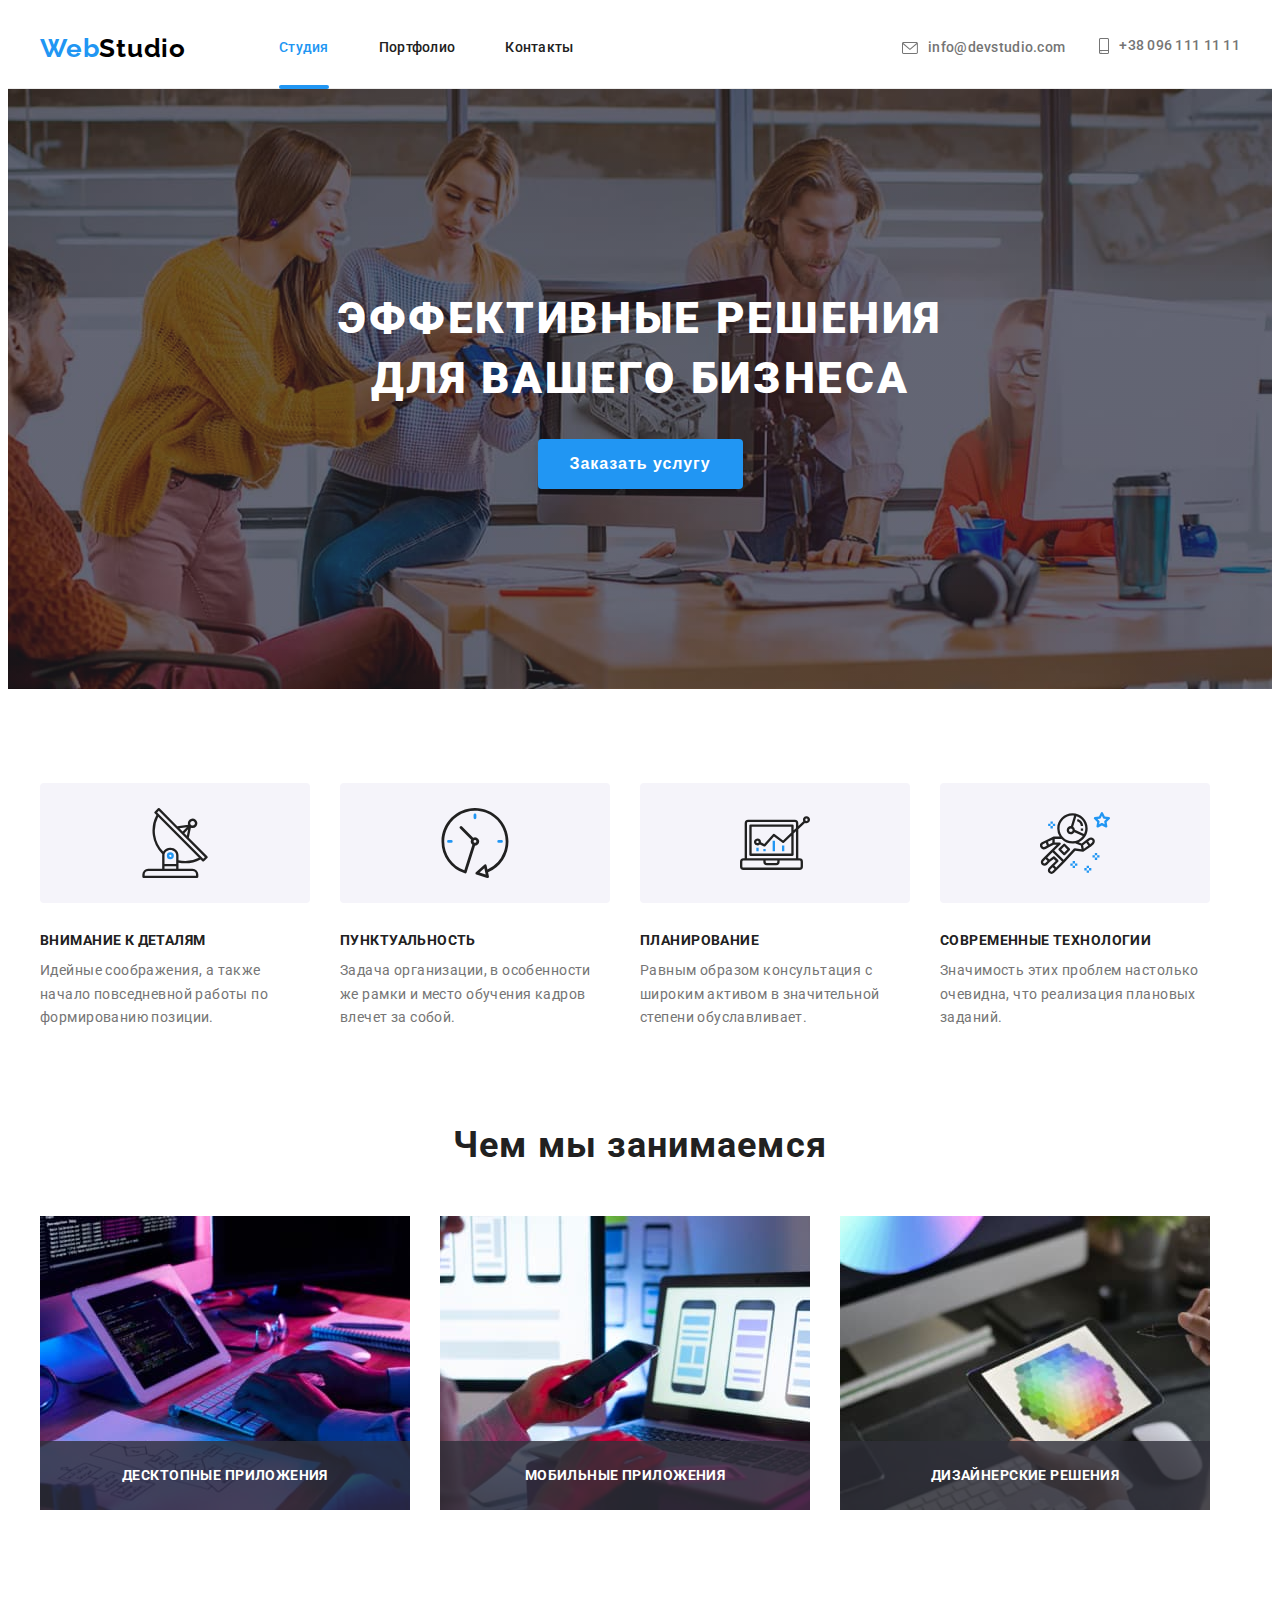
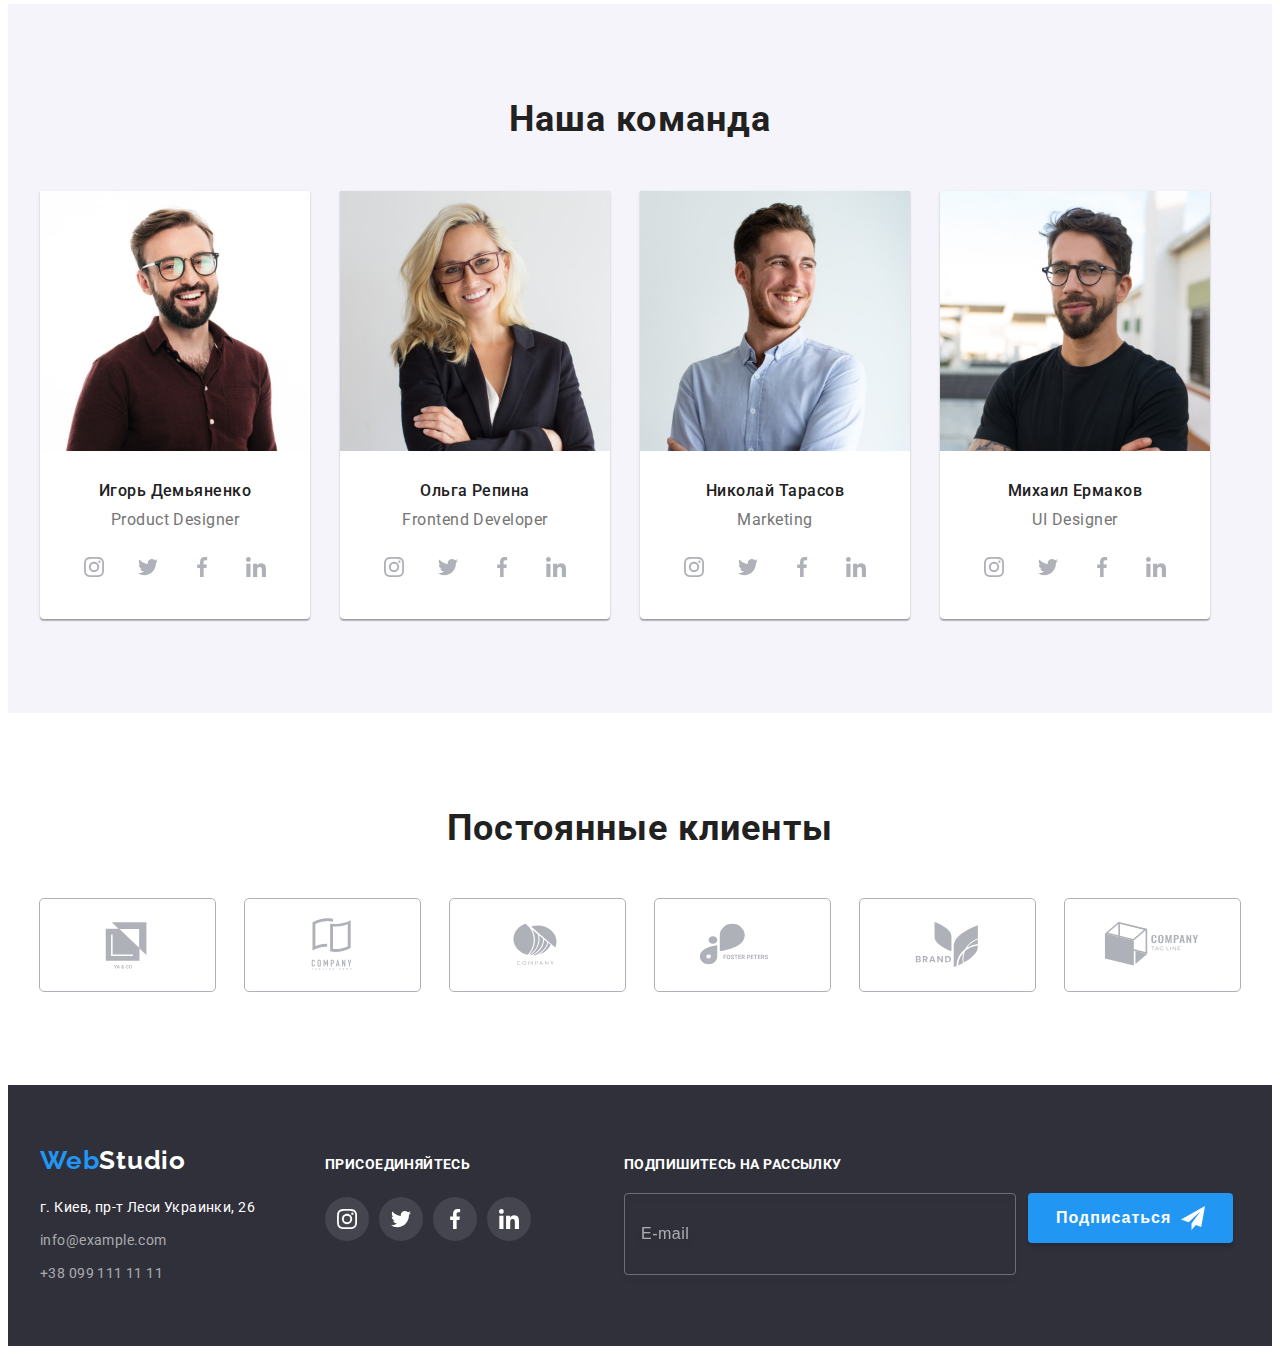
<file: index.html>
<!DOCTYPE html>
<html lang="ru">
<head>
    <meta charset="UTF-8">
    <meta http-equiv="X-UA-Compatible" content="IE=edge">
    <meta name="viewport" content="width=device-width, initial-scale=1.0">
    <title>Студия</title>
    <link rel="preconnect" href="https://fonts.googleapis.com">
    <link rel="preconnect" href="https://fonts.gstatic.com" crossorigin>
    <link href="https://fonts.googleapis.com/css2?family=Raleway:wght@700&family=Roboto:wght@400;500;700;900&display=swap"
        rel="stylesheet">
    <link rel="stylesheet" href="https://cdnjs.cloudflare.com/ajax/libs/modern-normalize/1.1.0/modern-normalize.min.css"
        integrity="sha512-wpPYUAdjBVSE4KJnH1VR1HeZfpl1ub8YT/NKx4PuQ5NmX2tKuGu6U/JRp5y+Y8XG2tV+wKQpNHVUX03MfMFn9Q=="
        crossorigin="anonymous" referrerpolicy="no-referrer" />
    <link rel="stylesheet" href="./css/main.min.css">
</head>
<body>
    <!--Шапка документа-->
    <header class="header">
        <div class="container header__container">
            <nav class="header-nav">
                <a lang=en class="link logo header__logo" href="/"> <span>Web</span>Studio</a>
                <ul class="list site-nav">
                    <li class="item site-nav__item"><a class="link site-nav__link site-nav__link--active" href="./index.html">Студия</a></li>
                    <li class="item site-nav__item"><a class="link site-nav__link" href="./portfolio.html">Портфолио</a></li>
                    <li class="item site-nav__item"><a class="link site-nav__link" href="#contacts">Контакты</a></li>
                </ul>
            </nav>
            <div class="header-contacts header__contact-box">
                <a class="link header-contacts__link" href="mailto:info@devstudio.com">
                    <svg class="icon header-contacts__icon" width="16" height="12">
                        <use href="./images/icons.svg#icon-envelope">
                        </use>
                    </svg>
                    info@devstudio.com
                </a>
                <a class="link header-contacts__link" href="tel:+380961111111 ">
                    <svg class="icon header-contacts__icon" width="10" height="16">
                        <use href="./images/icons.svg#icon-smartphone">
                        </use>
                    </svg>
                    +38 096 111 11 11
                </a>
            </div>
        </div>
    </header>
    <main class="main">
        <!--Герой-->
        <section class="section hero">
            <div class="container">
                <h1 class="hero__title">Эффективные решения для вашего бизнеса</h1>
                <button type="button" class="btn hero__btn" data-modal-open>Заказать услугу</button>
            </div>
        </section>
        <!--Преимущества-->
        <section class="section advantages">
            <div class="container">
                <h2 class="visually-hidden">Наши преимущества</h2>
                <ul class="list advantages__list">
                    <li class="item advantages__item">
                        <div class="advantages__icon-container">
                            <svg class="icon advantages__icon" width="70" height="70">
                                <use href="./images/icons.svg#icon-antenna">
                                </use>
                            </svg>
                        </div>
                        <h3 class="advantages__title">Внимание к деталям</h3>
                        <p class="advantages__text">Идейные соображения, а также начало повседневной работы по формированию позиции.</p>
                    </li>
                    <li class="item advantages__item">
                        <div class="advantages__icon-container">
                            <svg class="icon advantages__icon" width="70" height="70">
                                <use href="./images/icons.svg#icon-clock">
                                </use>
                            </svg>
                        </div>
                        <h3 class="advantages__title">Пунктуальность</h3>
                        <p class="advantages__text">Задача организации, в особенности же рамки и место обучения кадров влечет за собой.</p>
                    </li>
                    <li class="item advantages__item">
                        <div class="advantages__icon-container">
                            <svg class="icon advantages__icon" width="70" height="70">
                                <use href="./images/icons.svg#icon-diagram">
                                </use>
                            </svg>
                        </div>
                        <h3 class="advantages__title">Планирование</h3>
                        <p class="advantages__text">Равным образом консультация с широким активом в значительной степени обуславливает.</p>
                    </li>
                    <li class="item advantages__item">
                        <div class="advantages__icon-container">
                            <svg class="icon advantages__icon" width="70" height="70">
                                <use href="./images/icons.svg#icon-astronaut">
                                </use>
                            </svg>
                        </div>
                        <h3 class="advantages__title">Современные технологии</h3>
                        <p class="advantages__text">Значимость этих проблем настолько очевидна, что реализация плановых заданий.</p>
                    </li>
                </ul>
            </div>
        </section>
        <!--Чем занимаемся-->
        <section class="section production">
            <div class="container">
                <h2 class="production__title">Чем мы занимаемся</h2>
                <ul class="list production__list">
                    <li class="item production__item">
                        <img src="images/1.jpg" alt="код" width="370">
                        <p class="production__text">
                            Десктопные приложения
                        </p>
                    </li>
                    <li class="item production__item">
                        <img src="./images/2.jpg" alt="макет" width="370">
                        <p class="production__text">
                            Мобильные приложения
                        </p>
                    </li>
                    <li class="item production__item">
                        <img src="./images/3.jpg" alt="палитра" width="370">
                        <p class="production__text">
                            Дизайнерские решения
                        </p>
                    </li>
                </ul>
            </div>
        </section>
        <!--Команда-->
        <section class="section team">
            <div class="container">
                <h2 class="team__title">Наша команда</h2>
                <ul class="list team-list">
                    <li class="item team-list__item">
                        <img src="./images/crew-member-1.jpg" alt="Член команды №1" width="270">
                        <h3 class="member-name">Игорь Демьяненко</h3>
                        <p lang="en" class="member-profession">Product Designer<p>
                        <ul class="list social-list team__social-list">
                            <li class="item social-list__item team__social-item">
                                <a class="link social-list__link team__social-link" href="https://www.instagram.com/" target="_blank" rel="noopener noreferrer">
                                    <svg class="icon team__social-icon" width="20" height="20">
                                        <use href="images/icons.svg#icon-instagram"></use>
                                    </svg>
                                </a>
                            </li>
                            <li class="item social-list__item team__social-item">
                                <a class="link social-list__link team__social-link" href="https://twitter.com/" target="_blank" rel="noopener noreferrer">
                                    <svg class="icon team__social-icon" width="20" height="20">
                                        <use href="images/icons.svg#icon-twitter"></use>
                                    </svg>
                                </a>
                            </li>
                            <li class="item social-list__item team__social-item">
                                <a class="link social-list__link team__social-link" href="https://www.facebook.com/" target="_blank" rel="noopener noreferrer">
                                    <svg class="icon team__social-icon" width="20" height="20">
                                        <use href="images/icons.svg#icon-facebook"></use>
                                    </svg>
                                </a>
                            </li>
                            <li class="item social-list__item team__social-item">
                                <a class="link social-list__link team__social-link" href="https://www.linkedin.com/" target="_blank" rel="noopener noreferrer">
                                    <svg class="icon team__social-icon" width="20" height="20">
                                        <use href="images/icons.svg#icon-linkedin"></use>
                                    </svg>
                                </a>
                            </li>
                        </ul>
                    </li>
                    <li class="item team-list__item">
                        <img src="./images/crew-member-2.jpg" alt="Член команды №2" width="270">
                        <h3 class="member-name">Ольга Репина</h3>
                        <p lang="en" class="member-profession">Frontend Developer</p>
                        <ul class="list social-list team__social-list">
                            <li class="item social-list__item team__social-item">
                                <a class="link social-list__link team__social-link" href="https://www.instagram.com/" target="_blank" rel="noopener noreferrer">
                                    <svg class="icon team__social-icon" width="20" height="20">
                                        <use href="images/icons.svg#icon-instagram"></use>
                                    </svg>
                                </a>
                            </li>
                            <li class="item social-list__item team__social-item">
                                <a class="link social-list__link team__social-link" href="https://twitter.com/" target="_blank" rel="noopener noreferrer">
                                    <svg class="icon team__social-icon" width="20" height="20">
                                        <use href="images/icons.svg#icon-twitter"></use>
                                    </svg>
                                </a>
                            </li>
                            <li class="item social-list__item team__social-item">
                                <a class="link social-list__link team__social-link" href="https://www.facebook.com/" target="_blank" rel="noopener noreferrer">
                                    <svg class="icon team__social-icon" width="20" height="20">
                                        <use href="images/icons.svg#icon-facebook"></use>
                                    </svg>
                                </a>
                            </li>
                            <li class="item social-list__item team__social-item">
                                <a class="link social-list__link team__social-link" href="https://www.linkedin.com/" target="_blank" rel="noopener noreferrer">
                                    <svg class="icon team__social-icon" width="20" height="20">
                                        <use href="images/icons.svg#icon-linkedin"></use>
                                    </svg>
                                </a>
                        </li>
                        </ul>
                    </li>
                    <li class="item team-list__item">
                        <img src="./images/crew-member-3.jpg" alt="Член команды №3" width="270">
                        <h3 class="member-name">Николай Тарасов</h3>
                        <p lang="en" class="member-profession">Marketing</p>
                        <ul class="list social-list team__social-list">
                            <li class="item social-list__item team__social-item">
                                <a class="link social-list__link team__social-link" href="https://www.instagram.com/" target="_blank" rel="noopener noreferrer">
                                    <svg class="icon team__social-icon" width="20" height="20">
                                        <use href="images/icons.svg#icon-instagram"></use>
                                    </svg>
                                </a>
                            </li>
                            <li class="item social-list__item team__social-item">
                                <a class="link social-list__link team__social-link" href="https://twitter.com/" target="_blank" rel="noopener noreferrer">
                                    <svg class="icon team__social-icon" width="20" height="20">
                                        <use href="images/icons.svg#icon-twitter"></use>
                                    </svg>
                                </a>
                            </li>
                            <li class="item social-list__item team__social-item">
                                <a class="link social-list__link team__social-link" href="https://www.facebook.com/" target="_blank" rel="noopener noreferrer">
                                    <svg class="icon team__social-icon" width="20" height="20">
                                        <use href="images/icons.svg#icon-facebook"></use>
                                    </svg>
                                </a>
                            </li>
                            <li class="item social-list__item team__social-item">
                                <a class="link social-list__link team__social-link" href="https://www.linkedin.com/" target="_blank" rel="noopener noreferrer">
                                    <svg class="icon team__social-icon" width="20" height="20">
                                        <use href="images/icons.svg#icon-linkedin"></use>
                                    </svg>
                                </a>
                            </li>
                        </ul>
                    </li>
                    <li class="item team-list__item">
                        <img src="./images/crew-member-4.jpg" alt="Член команды №4" width="270">
                        <h3 class="member-name">Михаил Ермаков</h3>
                        <p lang="en" class="member-profession">UI Designer</p>
                        <ul class="list social-list team__social-list">
                            <li class="item social-list__item team__social-item">
                                <a class="link social-list__link team__social-link" href="https://www.instagram.com/" target="_blank" rel="noopener noreferrer">
                                    <svg class="icon team__social-icon" width="20" height="20">
                                        <use href="images/icons.svg#icon-instagram"></use>
                                    </svg>
                                </a>
                            </li>
                            <li class="item social-list__item team__social-item">
                                <a class="link social-list__link team__social-link" href="https://twitter.com/" target="_blank" rel="noopener noreferrer">
                                    <svg class="icon team__social-icon" width="20" height="20">
                                        <use href="images/icons.svg#icon-twitter"></use>
                                    </svg>
                                </a>
                            </li>
                            <li class="item social-list__item team__social-item">
                                <a class="link social-list__link team__social-link" href="https://www.facebook.com/" target="_blank" rel="noopener noreferrer">
                                    <svg class="icon team__social-icon" width="20" height="20">
                                        <use href="images/icons.svg#icon-facebook"></use>
                                    </svg>
                                </a>
                            </li>
                            <li class="item social-list__item team__social-item">
                                <a class="link social-list__link team__social-link" href="https://www.linkedin.com/" target="_blank" rel="noopener noreferrer">
                                    <svg class="icon team__social-icon" width="20" height="20">
                                        <use href="images/icons.svg#icon-linkedin"></use>
                                    </svg>
                                </a>
                            </li>
                        </ul>
                    </li>
                </ul>
            </div>
        </section>
        <!--Клиенты-->
        <section class="section clients">
            <div class="container">
                <h2 class="clients__title">Постоянные клиенты</h2>
                <ul class="list clients__list">
                    <li class="item clients__item">
                        <a class ="link clients__link" href="/" target="_blank" rel="noopener noreferrer">
                             <svg class="icon clients__icon" width="106" height="60">
                                <use href="./images/icons.svg#icon-ya-and-co"></use>
                            </svg>
                        </a>
                    </li>
                    <li class="item clients__item">
                        <a class="link clients__link" href="/" target="_blank" rel="noopener noreferrer">
                            <svg class="icon clients__icon" width="106" height="60">
                                <use href="./images/icons.svg#icon-tag-line-here"></use>
                            </svg>
                        </a>
                    </li><li class="item clients__item">
                        <a class="link clients__link" href="/" target="_blank" rel="noopener noreferrer">
                            <svg class="icon clients__icon" width="106" height="60">
                                <use href="./images/icons.svg#icon-company"></use>
                            </svg>
                        </a>
                    </li><li class="item clients__item">
                        <a class="link clients__link" href="/" target="_blank" rel="noopener noreferrer">
                            <svg class="icon clients__icon" width="106" height="60">
                                <use href="./images/icons.svg#icon-foster-peters"></use>
                            </svg>
                        </a>
                    </li><li class="item clients__item">
                        <a class="link clients__link" href="/" target="_blank" rel="noopener noreferrer">
                            <svg class="icon clients__icon" width="106" height="60">
                                <use href="./images/icons.svg#icon-brand"></use>
                            </svg>
                        </a>
                    </li><li class="item clients__item">
                        <a class="link clients__link" href="/" target="_blank" rel="noopener noreferrer">
                            <svg class="icon clients__icon" width="106" height="60">
                                <use href="./images/icons.svg#icon-tag-line-company"></use>
                            </svg>
                        </a>
                    </li>
                </ul>
            </div>
        </section>
    </main>
    <!--Футер-->
    <footer id="contacts" class="footer">
        <div class="container footer__container">
            <div>
                <a class="link logo footer__logo" href="/" lang=en><span class="web-logo">Web</span>Studio</a>
                <address class="footer-contacts">
                    <a class="link footer-contacts__link footer-contacts__link--address" href="https://goo.gl/maps/L61B1R2VTf1F4Kwa7" target="_blank" rel="noopener noreferrer">г. Киев, пр-т Леси Украинки, 26</a>
                    <a class="link footer-contacts__link" href="mailto:info@example.com">info@example.com</a>
                    <a class="link footer-contacts__link" href="tel:+380991111111">+38 099 111 11 11</a>
                </address>
            </div>
            <div class="join-us">
                <p class="join-us__title">Присоединяйтесь</p>
                <ul class="list social-list join-us__social-list">
                    <li class="item social-list__item join-us__social-item">
                        <a class="social-list__link join-us__social-link" href="https://www.instagram.com/" target="_blank" rel="noopener noreferrer">
                            <svg class="icon join-us__social-icon" width="20" height="20">
                                <use href="images/icons.svg#icon-instagram"></use>
                            </svg>
                        </a>
                    </li>
                    <li class="item social-list__item join-us__social-item">
                        <a class="social-list__link join-us__social-link" href="https://twitter.com/" target="_blank" rel="noopener noreferrer">
                            <svg class="icon join-us__social-icon" width="20" height="20">
                                <use href="images/icons.svg#icon-twitter"></use>
                            </svg>
                        </a>
                    </li>
                    <li class="item social-list__item join-us__social-item">
                        <a class="social-list__link join-us__social-link" href="https://www.facebook.com/" target="_blank" rel="noopener noreferrer">
                            <svg class="icon join-us__social-icon" width="20" height="20">
                                <use href="images/icons.svg#icon-facebook"></use>
                            </svg>
                        </a>
                    </li>
                    <li class="item social-list__item join-us__social-item">
                        <a class="social-list__link join-us__social-link" href="https://www.linkedin.com/" target="_blank" rel="noopener noreferrer">
                            <svg class="icon join-us__social-icon" width="20" height="20">
                                <use href="images/icons.svg#icon-linkedin"></use>
                            </svg>
                        </a>
                    </li>
                </ul>
            </div>
            <div class="subscribe">
                <form class="subscribe__form">
                    <p class="subscribe__text">Подпишитесь на рассылку</p>
                    <div class="subscribe__wrapper">
                    <input class="subscribe__input" type="email" name="email" placeholder="E-mail">
                        <button class="btn subscribe__btn" type="submit">
                            <span>
                                Подписаться
                            </span>
                            <svg class="icon subscribe__icon" width="24" height="24">
                                <use href="images/icons.svg#icon-send"></use>
                            </svg>
                        </button>
                    </div>
                </form>
            </div>
        </div>
    </footer> 
    <!--Backdrop-->
    <div class="backdrop is-hidden" data-modal>
        <div class="modal">
            <button type="button" class="close-button" data-modal-close>
                <svg class="icon close-icon" width="16" height="16">
                    <use href="./images/icons.svg#icon-close">
                    </use>
                </svg>
            </button>
            <form class="modal-form" action="#">
                <b class="modal-form__heading">Оставьте свои данные, мы вам перезвоним</b>
                <label class="modal-form__label" for="user_name">Имя</label>
                <div class="modal-form__field">
                    <input class="modal-form__input" type="text" name="user_name" id="user_name">
                    <svg class="icon modal-form__icon" width="18" height="18">
                        <use href="images/icons.svg#icon-person-modal">
                        </use>
                    </svg>
                </div>
                <label class="modal-form__label" for="user_tel">Телефон</label>
                <div class="modal-form__field">
                    <input class="modal-form__input" type="tel" name="user_tel" id="user_tel">
                    <svg class="icon modal-form__icon" width="18" height="18">
                        <use href="images/icons.svg#icon-phone-modal">
                        </use>
                    </svg>
                </div>
                <label class="modal-form__label" for="user_email">Почта</label>
                <div class="modal-form__field">
                    <input class="modal-form__input" type="email" name="user_email" id="user_email">
                    <svg class="icon modal-form__icon" width="18" height="18">
                        <use href="images/icons.svg#icon-email-modal">
                        </use>
                    </svg>
                </div>
                <label class="modal-form__label" for="user_comment">Комментарий</label>
                    <textarea class="modal-form__comment" name="user_comment" id="user_comment" placeholder="Введите текст"></textarea>
                <div class="check modal-form__check">
                    <input class="check__input visually-hidden" type="checkbox" id="agreement_acception" name="agreement_acception" value="agreement_accept">
                    <label class="check__label" for="agreement_acception"> 
                        <span>
                            <svg class="icon check__icon" width="11" height="8"> 
                                <use href="images/icons.svg#icon-check"></use>
                            </svg>
                        </span>
                        Соглашаюсь с рассылкой и принимаю &#160;
                        <a href="#">
                            Условия договора
                        </a>
                    </label>
                </div>
                <button class="btn modal-form__btn" type="submit">Отправить</button>
            </form>
        </div>
    </div>
    <script src="./js/modal.js"></script>
</body>
</html>
</file>
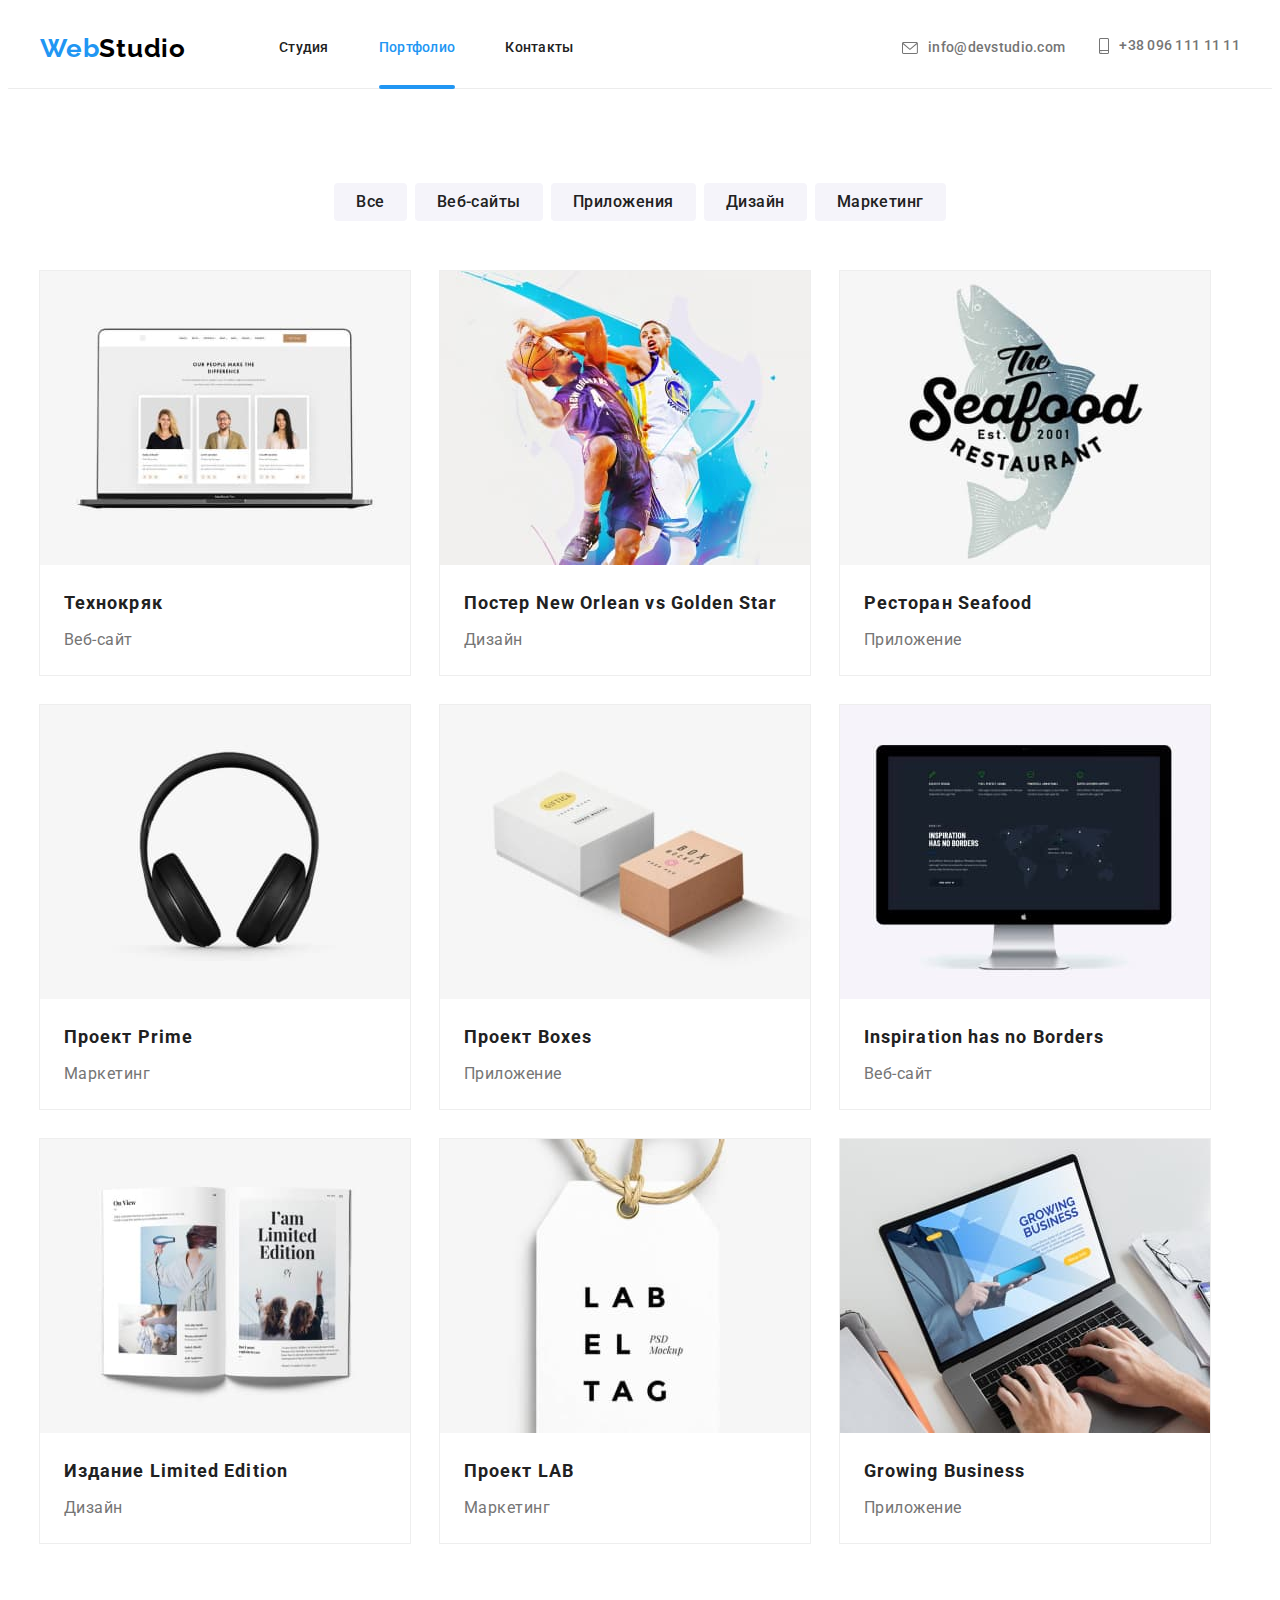
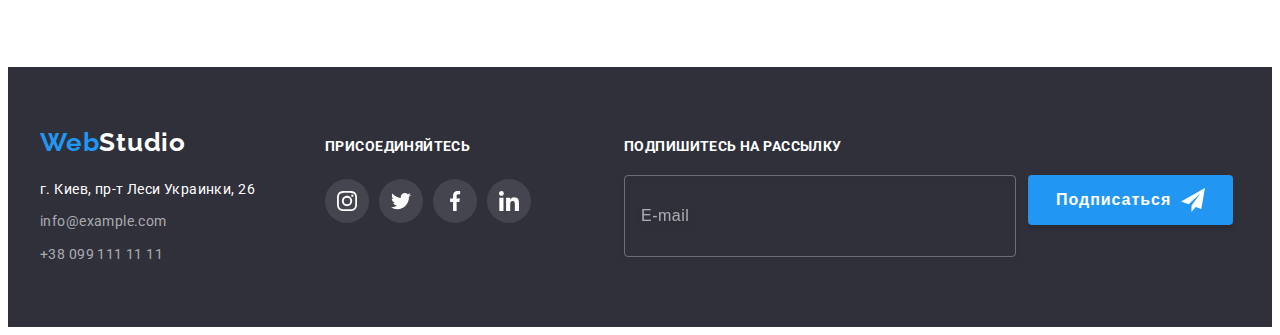
<file: portfolio.html>
<!DOCTYPE html>
<html lang="ru">
<head>
    <meta charset="UTF-8">
    <meta http-equiv="X-UA-Compatible" content="IE=edge">
    <meta name="viewport" content="width=device-width, initial-scale=1.0">
    <title>Портфолио</title>
    <link rel="preconnect" href="https://fonts.googleapis.com">
    <link rel="preconnect" href="https://fonts.gstatic.com" crossorigin>
    <link href="https://fonts.googleapis.com/css2?family=Raleway:wght@700&family=Roboto:wght@400;500;700;900&display=swap"
        rel="stylesheet">
    <link rel="stylesheet" href="https://cdnjs.cloudflare.com/ajax/libs/modern-normalize/1.1.0/modern-normalize.min.css"
        integrity="sha512-wpPYUAdjBVSE4KJnH1VR1HeZfpl1ub8YT/NKx4PuQ5NmX2tKuGu6U/JRp5y+Y8XG2tV+wKQpNHVUX03MfMFn9Q=="
        crossorigin="anonymous" referrerpolicy="no-referrer" />
    <link rel="stylesheet" href="./css/main.min.css" />
</head>
<body>
    <!--Шапка документа-->
        <header class="header">
            <div class="container header__container">
                <nav class="header-nav">
                    <a lang=en class="link logo header__logo" href="/"> <span>Web</span>Studio</a>
                    <ul class="list site-nav">
                        <li class="item site-nav__item"><a class="link site-nav__link"
                                href="./index.html">Студия</a></li>
                        <li class="item site-nav__item"><a class="link site-nav__link site-nav__link--active" href="./portfolio.html">Портфолио</a>
                        </li>
                        <li class="item site-nav__item"><a class="link site-nav__link" href="#contacts">Контакты</a></li>
                    </ul>
                </nav>
                <div class="header-contacts header__contact-box">
                    <a class="link header-contacts__link" href="mailto:info@devstudio.com">
                        <svg class="icon header-contacts__icon" width="16" height="12">
                            <use href="./images/icons.svg#icon-envelope">
                            </use>
                        </svg>
                        info@devstudio.com
                    </a>
                    <a class="link header-contacts__link" href="tel:+380961111111 ">
                        <svg class="icon header-contacts__icon" width="10" height="16">
                            <use href="./images/icons.svg#icon-smartphone">
                            </use>
                        </svg>
                        +38 096 111 11 11
                    </a>
                </div>
            </div>
        </header>
    <!--Портфолио-->
    <main>
        <section class="section portfolio">
            <div class="container">
                <h1 class="visually-hidden">Портфолио</h1>
     <!-- Portfolio Filter -->
                <ul class="list portfolio-filter portfolio__filter-list">
                    <li class="item portfolio-filter__item">
                        <button type="button" class="btn portfolio-filter__btn">
                            Все
                        </button>
                    </li>
                    <li class="item portfolio-filter__item">
                        <button type="button" class="btn portfolio-filter__btn">
                            Веб-сайты
                        </button>
                    </li>
                    <li class="item portfolio-filter__item">
                        <button type="button" class="btn portfolio-filter__btn">
                            Приложения
                        </button>
                    </li>
                    <li class="item portfolio-filter__item">
                        <button type="button" class="btn portfolio-filter__btn">
                            Дизайн
                        </button>
                    </li>
                    <li class="item portfolio-filter__item">
                        <button type="button" class="btn portfolio-filter__btn">
                            Маркетинг
                        </button>
                    </li>
                </ul>
    <!-- Portfolio Content -->
                <ul class="list portfolio-content">
                    <li class="item portfolio-content__item">
                        <a class="link portfolio-content__link" href="#">
                            <div class="portfolio-content__wrapper">
                                <img src="./images/technokryak.jpg" alt="веб-сайт Технокряк" width="370" class="portfolio-content__img">
                                <p class="portfolio-content__text">
                                    Технокряк это современная площадка распространения коронавируса. Компании используют эту платформу для цифрового
                                    шпионажа и атак на защищённые сервера конкурентов.
                                </p>
                            </div>
                            <h3 class="portfolio-content__title">Технокряк</h3>
                            <p class="portfolio-content__type">Веб-сайт</p>
                        </a>
                    </li>
                    <li class="item portfolio-content__item">
                        <a class="link portfolio-content__link" href="#">
                            <div class="portfolio-content__wrapper">
                                <img src="./images/poster-new-orlean-vs-golden-star.jpg"
                                    alt="борьба за мяч игроков Нового Орлеана И Голден Стар" width='370' class="portfolio-content__img">
                                <p class="portfolio-content__text">
                                    Lorem ipsum dolor sit amet consectetur adipisicing elit. Magni ex, enim asperiores voluptate nam modi optio ratione eaque!
                                   </p>
                            </div>
                            <h3 class="portfolio-content__title">Постер New Orlean vs Golden Star</h3>
                            <p class="portfolio-content__type">Дизайн</p>
                        </a>
                    </li>
                    <li class="item portfolio-content__item">
                        <a class="link portfolio-content__link" href="#">
                            <div class="portfolio-content__wrapper">
                                <img src="./images/seafood-restoraunt.jpg" alt="Лого ресторана" width='370' class="portfolio-content__img">
                                <p class="portfolio-content__text">
                                    Lorem ipsum dolor sit amet consectetur adipisicing elit. Facilis laborum earum nam odit molestias in corrupti numquam suscipit?
                                </p>
                            </div>
                            <h3 class="portfolio-content__title">Ресторан Seafood</h3>
                            <p class="portfolio-content__type">Приложение</p>
                        </a>
                    </li>
                    <li class="item portfolio-content__item">
                        <a class="link portfolio-content__link" href="#">
                            <div class="portfolio-content__wrapper">
                                <img src="./images/project-prime.jpg" alt="Наушники" width='370' class="portfolio-content__img">
                                <p class="portfolio-content__text">
                                    Lorem ipsum dolor sit amet, consectetur adipisicing elit. Sapiente laudantium eius magnam itaque deleniti hic, iure vero similique?
                                </p>
                            </div>
                            <h3 class="portfolio-content__title">Проект Prime</h3>
                            <p class="portfolio-content__type">Маркетинг</p>
                        </a>
                    </li>
                    <li class="item portfolio-content__item">
                        <a class="link portfolio-content__link" href="#">
                            <div class="portfolio-content__wrapper">
                                <img src="./images/project-boxes.jpg" alt="Две коробки" width='370' class="portfolio-content__img">
                                <p class="portfolio-content__text">
                                    Lorem ipsum dolor sit amet, consectetur adipisicing elit. Sapiente laudantium eius magnam itaque deleniti hic, iure vero similique?
                                </p>
                            </div>
                            <h3 class="portfolio-content__title">Проект Boxes</h3>
                            <p class="portfolio-content__type">Приложение</p>
                        </a>
                    </li>
                    <li class="item portfolio-content__item">
                        <a class="link portfolio-content__link" href="#">
                            <div class="portfolio-content__wrapper">
                                <img src="./images/inspiration-has-no-borders.jpg" alt="Монитор с открытой страницей сайта" width='370' class="portfolio-content__img">
                                <p class="portfolio-content__text">
                                    Lorem ipsum dolor sit amet, consectetur adipisicing elit. Sapiente laudantium eius magnam itaque deleniti hic, iure vero similique?
                                </p>
                            </div>
                            <h3 class="portfolio-content__title">Inspiration has no Borders</h3>
                            <p class="portfolio-content__type">Веб-сайт</p>
                        </a>
                    </li>
                    <li class="item portfolio-content__item">
                        <a class="link portfolio-content__link" href="#">
                            <div class="portfolio-content__wrapper">
                                <img src="./images/limited-edition.jpg" alt="Дизайн журнала" width='370' class="portfolio-content__img">
                                <p class="portfolio-content__text">
                                    Lorem ipsum dolor sit amet, consectetur adipisicing elit. Sapiente laudantium eius magnam itaque deleniti hic, iure vero similique?
                                </p>
                            </div>
                            <h3 class="portfolio-content__title">Издание Limited Edition</h3>
                            <p class="portfolio-content__type">Дизайн</p>
                        </a>
                    </li>
                    <li class="item portfolio-content__item">
                        <a class="link portfolio-content__link" href="#">
                            <div class="portfolio-content__wrapper">
                                <img src="./images/project-lab.jpg" alt="Ярлык" width='370' class="portfolio-content__img">
                                <p class="portfolio-content__text">
                                    Lorem ipsum dolor sit amet, consectetur adipisicing elit. Sapiente laudantium eius magnam itaque deleniti hic, iure vero similique?
                                </p>
                            </div>
                            <h3 class="portfolio-content__title">Проект LAB</h3>
                            <p class="portfolio-content__type">Маркетинг</p>
                        </a>
                    </li>
                    <li class="item portfolio-content__item">
                        <a class="link portfolio-content__link" href="#">
                            <div class="portfolio-content__wrapper">
                                <img src="./images/growing-business.jpg" alt="Работа в приложении" width='370' class="portfolio-content__img">
                                <p class="portfolio-content__text">
                                    Lorem ipsum dolor sit amet, consectetur adipisicing elit. Sapiente laudantium eius magnam itaque deleniti hic, iure vero similique?
                                </p>
                            </div>
                            <h3 class="portfolio-content__title">Growing Business</h3>
                            <p class="portfolio-content__type">Приложение</p>
                        </a>
                    </li>
                </ul>
            </div>
        </section>
    </main>
    <!--Футер-->
    <footer id="contacts" class="footer">
        <div class="container footer__container">
            <div>
                <a class="link logo footer__logo" href="/" lang=en><span class="web-logo">Web</span>Studio</a>
                <address class="footer-contacts">
                    <a class="link footer-contacts__link footer-contacts__link--address"
                        href="https://goo.gl/maps/L61B1R2VTf1F4Kwa7" target="_blank" rel="noopener noreferrer">г. Киев, пр-т
                        Леси Украинки, 26</a>
                    <a class="link footer-contacts__link" href="mailto:info@example.com">info@example.com</a>
                    <a class="link footer-contacts__link" href="tel:+380991111111">+38 099 111 11 11</a>
                </address>
            </div>
            <div class="join-us">
                <p class="join-us__title">Присоединяйтесь</p>
                <ul class="list social-list join-us__social-list">
                    <li class="item social-list__item join-us__social-item">
                        <a class="social-list__link join-us__social-link" href="https://www.instagram.com/" target="_blank"
                            rel="noopener noreferrer">
                            <svg class="icon join-us__social-icon" width="20" height="20">
                                <use href="images/icons.svg#icon-instagram"></use>
                            </svg>
                        </a>
                    </li>
                    <li class="item social-list__item join-us__social-item">
                        <a class="social-list__link join-us__social-link" href="https://twitter.com/" target="_blank"
                            rel="noopener noreferrer">
                            <svg class="icon join-us__social-icon" width="20" height="20">
                                <use href="images/icons.svg#icon-twitter"></use>
                            </svg>
                        </a>
                    </li>
                    <li class="item social-list__item join-us__social-item">
                        <a class="social-list__link join-us__social-link" href="https://www.facebook.com/" target="_blank"
                            rel="noopener noreferrer">
                            <svg class="icon join-us__social-icon" width="20" height="20">
                                <use href="images/icons.svg#icon-facebook"></use>
                            </svg>
                        </a>
                    </li>
                    <li class="item social-list__item join-us__social-item">
                        <a class="social-list__link join-us__social-link" href="https://www.linkedin.com/" target="_blank"
                            rel="noopener noreferrer">
                            <svg class="icon join-us__social-icon" width="20" height="20">
                                <use href="images/icons.svg#icon-linkedin"></use>
                            </svg>
                        </a>
                    </li>
                </ul>
            </div>
            <div class="subscribe">
                <form class="subscribe__form">
                    <p class="subscribe__text">Подпишитесь на рассылку</p>
                    <div class="subscribe__wrapper">
                        <input class="subscribe__input" type="email" name="email" placeholder="E-mail">
                        <button class="btn subscribe__btn" type="submit">
                            <span>
                                Подписаться
                            </span>
                            <svg class="icon subscribe__icon" width="24" height="24">
                                <use href="images/icons.svg#icon-send"></use>
                            </svg>
                        </button>
                    </div>
                </form>
            </div>
        </div>
    </footer>
</body>
</html>
</file>
<file: css/main.min.css>
:root{--main-color: #212121;--background-color-main: #ffffff;--background-color-hero: #2f303a;--background-color-footer: #2f303a;--background-color-team: #f5f4fa;--btn-color-one: #2196f3;--btn-color-two: #f5f4fa;--active-page-color: #2196f3;--logo-color-one: #000000;--logo-color-two: #2196f3;--logo-color-three: #ffffff;--contact-header-color: #757575;--paragraph-color: #757575;--what-we-do-text-color: #ffffff;--portfolio-content-text: #ffffff;--accent-color-one: #188ce8;--accent-color-two: #2196f3;--h1-color: #ffffff;--contact-footer-color: rgba(255, 255, 255, 0.6);--address-footer-color: #ffffff;--button-text-color: #ffffff;--button-accent-bckgrnd: #188ce8;--icon-color-one: #afb1b8;--icon-color-two: #ffffff}h1,h2,h3,h4,h5,h6,p{margin:0}ul,ol{list-style:none;margin:0;padding:0}a{text-decoration:none}img{display:block}.visually-hidden{position:absolute;width:1px;height:1px;margin:-1px;padding:0;overflow:hidden;border:0;clip:rect(0 0 0 0)}body{font-family:"Roboto", sans-serif;color:var(--main-color)}*:focus{outline:4px solid var(--accent-color-one);outline-offset:2px}.container{width:1200px;margin:0 auto;padding-left:15px;padding-right:15px}.section{padding-top:94px;padding-bottom:94px;background-color:var(--background-color-main)}.btn{cursor:pointer;border-style:none;text-align:center;font-weight:700;font-size:16px;line-height:1.87;letter-spacing:0.06em;border-radius:4px;background:var(--btn-color-one);color:var(--button-text-color);box-shadow:0px 4px 4px rgba(0,0,0,0.15)}.btn:hover,.btn:focus{background-color:var(--button-accent-bckgrnd)}*{transition:outline 250ms cubic-bezier(0.4, 0, 0.2, 1)}input,textarea,p,.btn,.icon,.link{transition:color 250ms cubic-bezier(0.4, 0, 0.2, 1),background-color 250ms cubic-bezier(0.4, 0, 0.2, 1),outline 250ms cubic-bezier(0.4, 0, 0.2, 1),border-color 250ms cubic-bezier(0.4, 0, 0.2, 1),fill 250ms cubic-bezier(0.4, 0, 0.2, 1),box-shadow 250ms cubic-bezier(0.4, 0, 0.2, 1),transform 250ms cubic-bezier(0.4, 0, 0.2, 1)}.logo{font-family:"Raleway", sans-serif;font-weight:700;font-size:26px;line-height:1.19;letter-spacing:0.03em}.logo span{color:var(--logo-color-two)}.social-list{display:flex;justify-content:center}.social-list__item+.social-list__item{margin-left:10px}.social-list__link{width:44px;height:44px;display:flex;justify-content:center;align-items:center;border-radius:50%}.header{background-color:var(--background-color-main);border-bottom:1px solid #ececec}.header__container{display:flex;align-items:center}.header-nav{display:flex;align-items:center}.header__logo{color:var(--logo-color-one);margin-right:93px}.site-nav{display:flex}.site-nav .item:not(:last-child){margin-right:50px}.site-nav__link{padding:32px 0;display:block;font-weight:500;font-size:14px;line-height:1.14;letter-spacing:0.02em;color:var(--main-color)}.site-nav__link:hover,.site-nav__link:focus{color:var(--accent-color-one)}.site-nav__link--active{position:relative;color:var(--active-page-color)}.site-nav__link--active::after{content:"";position:absolute;bottom:-1px;left:0;width:100%;height:4px;border-radius:2px;background-color:var(--active-page-color)}.header__contact-box{margin-left:auto}.header-contacts__link{display:inline-flex;align-items:center;font-weight:500;font-size:14px;line-height:1.14;letter-spacing:0.02em;color:var(--contact-header-color)}.header-contacts__link+.header-contacts__link{margin-left:30px}.header-contacts__link:hover,.header-contacts__link:focus{color:var(--accent-color-two)}.header-contacts__link:hover .header-contacts__icon,.header-contacts__link:focus .header-contacts__icon{fill:var(--accent-color-two)}.header-contacts__icon{margin-right:10px;fill:var(--contact-header-color)}.hero{margin:0 auto;padding-top:200px;padding-bottom:200px;max-width:1600px;background-color:var(--background-color-hero);background-image:linear-gradient(to right, rgba(47,48,58,0.4), rgba(47,48,58,0.4)),url(../images/hero.jpg);background-size:cover;background-repeat:no-repeat;background-position:center;text-align:center}.hero__title{margin:0 auto 30px;width:696px;font-weight:900;font-size:44px;line-height:1.36;letter-spacing:0.06em;text-transform:uppercase;color:var(--h1-color)}.hero__btn{padding:10px 32px;min-width:200px;min-height:50px}.advantages__list{display:flex;flex-wrap:wrap}.advantages__item{width:270px;margin-right:30px}.advantages__item:nth-child(4n){margin-right:0}.advantages__icon-container{display:flex;align-items:center;justify-content:center;height:120px;margin-bottom:30px;background-color:var(--background-color-team);border-radius:4px}.advantages__title{margin-bottom:10px;font-size:14px;line-height:1.14;letter-spacing:0.03em;text-transform:uppercase}.advantages__text{font-size:14px;line-height:1.71;letter-spacing:0.03em;color:var(--paragraph-color)}.production{padding-top:0;background-color:var(--background-color-main)}.production__title{margin-bottom:50px;font-size:36px;line-height:1.17;text-align:center;letter-spacing:0.03em}.production__list{display:flex;flex-wrap:wrap}.production__item{position:relative;margin-right:30px}.production__item:nth-child(3n){margin-right:0}.production__text{position:absolute;bottom:0;left:0;width:100%;padding-top:27px;padding-bottom:27px;background-color:rgba(47,48,58,0.8);font-weight:700;font-size:14px;line-height:1.14;text-align:center;letter-spacing:0.03em;text-transform:uppercase;color:var(--what-we-do-text-color)}.team{background-color:#f5f4fa}.team__title{margin-bottom:50px;font-size:36px;line-height:1.17;text-align:center;letter-spacing:0.03em}.team-list{display:flex;flex-wrap:wrap;margin:0 auto}.team-list__item{width:270px;margin-right:30px;background-color:var(--background-color-main);box-shadow:0px 1px 3px rgba(0,0,0,0.12),0px 1px 1px rgba(0,0,0,0.14),0px 2px 1px rgba(0,0,0,0.2);border-radius:0px 0px 4px 4px}.team-list__item:nth-child(4n){margin-right:0}.member-name{margin:30px auto 10px;font-weight:500;font-size:16px;line-height:1.19;text-align:center;letter-spacing:0.03em}.member-profession{font-size:16px;line-height:1.19;text-align:center;letter-spacing:0.03em;color:var(--paragraph-color)}.team__social-list{margin-top:16px;margin-left:auto;margin-right:auto;margin-bottom:30px}.team__social-link:hover,.team__social-link:focus{background-color:var(--accent-color-two)}.team__social-link:hover .team__social-icon,.team__social-link:focus .team__social-icon{fill:#ffffff}.team__social-icon{fill:var(--icon-color-one)}.clients__title{font-size:36px;line-height:1.17;text-align:center;letter-spacing:0.03em;margin-bottom:50px}.clients__list{display:flex;flex-wrap:wrap;margin-top:50px}.clients__item{display:flex;justify-content:center;align-items:center;width:calc(100% / 6 - (30px - 30px / 6));min-height:92px;margin-right:30px;margin-bottom:30px}.clients__item:nth-child(6n){margin-right:0}.clients__item:nth-last-child(-n+6){margin-bottom:0}.clients__link{width:100%;min-height:100%;display:flex;justify-content:center;align-items:center;outline:1px solid var(--icon-color-one);border-radius:4px}.clients__link:focus,.clients__link:hover{outline:1px solid var(--accent-color-two)}.clients__link:focus .clients__icon,.clients__link:hover .clients__icon{fill:var(--accent-color-two)}.clients__icon{fill:var(--icon-color-one)}.footer{background-color:var(--background-color-footer);padding:60px 0}.footer__container{display:flex;align-items:baseline}.footer__logo{display:block;margin-bottom:20px;color:var(--logo-color-three)}.footer-contacts__link{display:block;font-family:"Roboto", sans-serif;font-style:normal;font-size:14px;line-height:1.71;letter-spacing:0.03em;color:var(--contact-footer-color)}.footer-contacts__link:focus,.footer-contacts__link:hover{color:var(--accent-color-two)}.footer-contacts__link:not(:last-child){margin-bottom:9px}.footer-contacts__link--address{color:var(--address-footer-color)}.join-us{margin-left:70px}.join-us__title{margin-bottom:20px;font-weight:700;font-size:14px;line-height:1.71;letter-spacing:0.03em;text-transform:uppercase;color:var(--h1-color)}.join-us__social-list{display:flex;justify-content:center;margin-left:auto;margin-right:auto}.join-us__social-link{background-color:rgba(255,255,255,0.1)}.join-us__social-link:hover,.join-us__social-link:focus{background-color:var(--accent-color-two)}.join-us__social-icon{fill:var(--icon-color-two)}.subscribe{margin-left:93px}.subscribe__text{font-weight:700;font-size:14px;line-height:1.14;letter-spacing:0.03em;text-transform:uppercase;color:var(--h1-color);margin-bottom:20px}.subscribe__wrapper{display:flex}.subscribe__input{border:1px solid rgba(255,255,255,0.3);filter:drop-shadow(0px 4px 4px rgba(0,0,0,0.15));border-radius:4px;background-color:transparent;width:358px;height:50px;padding:15px 16px;outline:none;font-size:16px;line-height:1.25;display:flex;align-items:center;letter-spacing:0.03em;color:var(--button-text-color)}.subscribe__input:focus{border-color:var(--accent-color-two)}.subscribe__input::placeholder{font-size:16px;line-height:1.25;display:flex;align-items:center;letter-spacing:0.03em;color:rgba(255,255,255,0.6)}.subscribe__btn{display:flex;flex-wrap:wrap-reverse;align-items:center;text-align:center;margin-left:12px;height:50px;padding:10px 28px}.subscribe__btn span{margin-right:10px;color:inherit}.subscribe__icon{fill:var(--icon-color-two)}.backdrop{position:fixed;top:0;width:100vw;height:100vh;background-color:rgba(0,0,0,0.2);transition:opacity 1000ms cubic-bezier(0.25, 0.57, 0.63, 0.92),visibility 1000ms cubic-bezier(0.25, 0.57, 0.63, 0.92)}.backdrop.is-hidden .modal{transform:translate(-50%, -50%) scale(0.2) rotate(0deg)}.modal{position:absolute;top:50%;left:50%;transform:translate(-50%, -50%) scale(1) rotate(360deg);width:528px;min-height:581px;padding:40px;background-color:var(--background-color-main);box-shadow:0px 1px 3px rgba(0,0,0,0.12),0px 1px 1px rgba(0,0,0,0.14),0px 2px 1px rgba(0,0,0,0.2);border-radius:4px;transition:transform 1000ms cubic-bezier(0.25, 0.57, 0.63, 0.92)}.close-button{position:absolute;top:8px;right:8px;display:flex;align-items:center;justify-content:center;width:30px;height:30px;border-radius:50%;background:#ffffff;border:1px solid rgba(0,0,0,0.1);cursor:pointer}.close-button:hover .close-icon,.close-button:focus .close-icon{fill:var(--accent-color-two)}.close-icon{fill:#000000;transition:fill 250ms cubic-bezier(0.4, 0, 0.2, 1)}.is-hidden{opacity:0;visibility:hidden;pointer-events:none}.modal-form__heading{display:block;margin-bottom:12px;font-size:20px;line-height:23px;text-align:center;letter-spacing:0.03em}.modal-form__field{position:relative;margin-bottom:10px}.modal-form__label{display:block;margin-bottom:4px;font-size:12px;line-height:1.17;letter-spacing:0.01em;color:var(--paragraph-color)}.modal-form__input{width:100%;height:40px;border:1px solid rgba(33,33,33,0.2);border-radius:4px;padding:12px 12px 12px 42px;cursor:pointer;outline-style:none;font-size:12px;line-height:1.17;letter-spacing:0.01em;color:var(--paragraph-color)}.modal-form__input:focus{border-color:var(--accent-color-two)}.modal-form__input:focus+.modal-form__icon{fill:var(--accent-color-two)}.modal-form__icon{position:absolute;top:50%;left:12px;transform:translateY(-50%);fill:#212121;transition:fill 250ms cubic-bezier(0.4, 0, 0.2, 1)}.modal-form__comment{width:100%;height:120px;padding:12px 16px;resize:none;border:1px solid rgba(33,33,33,0.2);box-sizing:border-box;border-radius:4px;cursor:pointer;outline-style:none;font-size:12px;line-height:1.17;letter-spacing:0.01em;color:var(--paragraph-color);transition:border-color 250ms cubic-bezier(0.4, 0, 0.2, 1);margin-bottom:20px}.modal-form__comment::placeholder{font-size:14px;line-height:1.14;letter-spacing:0.01em;color:rgba(117,117,117,0.5)}.modal-form__comment:focus{border-color:var(--accent-color-two)}.modal-form__check{margin-bottom:30px;display:flex;align-items:center;justify-content:center}.check__label{font-size:14px;line-height:1.71;letter-spacing:0.03em;display:flex;align-items:center;color:var(--paragraph-color)}.check__label>span{width:16px;height:15px;border:2px solid #2a2a2a;border-radius:2px;display:flex;align-items:center;justify-content:center;margin-right:7px;transition:background-color 250ms cubic-bezier(0.4, 0, 0.2, 1);cursor:pointer}.check__label>a{position:relative;color:var(--accent-color-two)}.check__label>a::after{content:"";position:absolute;bottom:2px;left:0;width:100%;height:1px;background-color:var(--accent-color-two)}.check__icon{fill:transparent;transition:fill 250ms cubic-bezier(0.4, 0, 0.2, 1),border 250ms cubic-bezier(0.4, 0, 0.2, 1)}.check__input:checked+.check__label>span{border:none;background-color:var(--accent-color-two)}.check__input:checked+.check__label .check__icon{fill:var(--icon-color-two)}.modal-form__btn{margin:0 auto;padding:10px 55px;display:flex;align-items:center}.portfolio__filter-list{margin-bottom:50px;display:flex;flex-wrap:wrap;justify-content:center}.portfolio-filter__item:not(:last-child){margin-right:8px}.portfolio-filter__btn{padding:6px 22px;background:var(--btn-color-two);font-family:inherit;color:inherit;font-weight:500;line-height:1.62;letter-spacing:0.03em;box-shadow:none}.portfolio-filter__btn:hover,.portfolio-filter__btn:focus{background-color:var(--button-accent-bckgrnd);color:var(--button-text-color);box-shadow:0px 3px 1px rgba(0,0,0,0.1),0px 1px 2px rgba(0,0,0,0.08),0px 2px 2px rgba(0,0,0,0.12)}.portfolio-content{display:flex;flex-wrap:wrap}.portfolio-content__item{margin-right:30px;margin-bottom:30px;background:var(--background-color-main);outline:1px solid #eeeeee}.portfolio-content__item:nth-child(3n){margin-right:0}.portfolio-content__item:nth-last-child(- n+3){margin-bottom:0}.portfolio-content__link{display:block;padding-bottom:20px}.portfolio-content__link:hover,.portfolio-content__link:focus{box-shadow:0px 1px 1px rgba(0,0,0,0.12),0px 4px 4px rgba(0,0,0,0.06),1px 4px 6px rgba(0,0,0,0.16)}.portfolio-content__link:hover .portfolio-content__text{transform:translateY(0)}.portfolio-content__wrapper{position:relative;overflow:hidden;margin-bottom:20px}.portfolio-content__text{position:absolute;top:0;left:0;height:100%;padding:63px 24px;font-size:18px;line-height:1.56;letter-spacing:0.03em;color:var(--portfolio-content-text);background-color:rgba(33,150,243,0.9);transform:translateY(101%);overflow:hidden}.portfolio-content__title{font-size:18px;line-height:2;letter-spacing:0.06em;color:var(--main-color);margin-bottom:4px;padding:0 24px}.portfolio-content__type{font-size:16px;line-height:1.87;letter-spacing:0.03em;color:var(--paragraph-color);padding:0 24px}
/*# sourceMappingURL=main.min.css.map */
</file>
